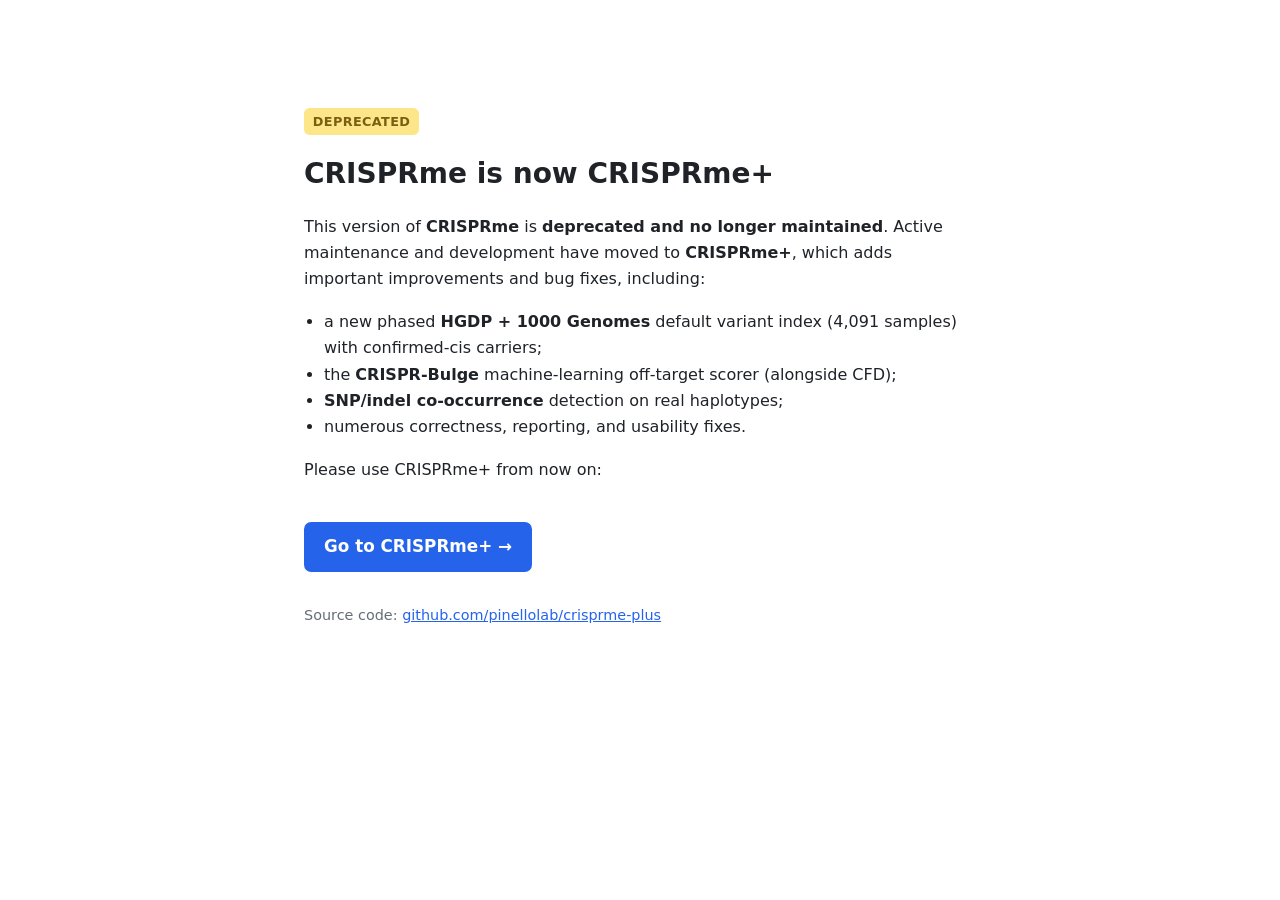
<file: docs/index.html>
<!DOCTYPE html>
<html lang="en">
<head>
  <meta charset="utf-8">
  <meta name="viewport" content="width=device-width, initial-scale=1">
  <title>CRISPRme is deprecated — now CRISPRme+</title>
  <link rel="canonical" href="https://pinellolab.github.io/crisprme-plus/">
  <style>
    body{font-family:system-ui,-apple-system,Segoe UI,Roboto,sans-serif;max-width:42rem;margin:12vh auto;padding:0 1.5rem;line-height:1.65;color:#1f2328}
    h1{font-size:1.75rem;margin:0 0 .5rem}
    .badge{display:inline-block;background:#fde68a;color:#7c5e10;font-size:.8rem;font-weight:700;letter-spacing:.03em;text-transform:uppercase;padding:.2rem .55rem;border-radius:.35rem;margin-bottom:1rem}
    ul{margin:.4rem 0 0;padding-left:1.25rem}
    a.button{display:inline-block;margin:1.4rem 0 .4rem;padding:.7rem 1.25rem;background:#2563eb;color:#fff;border-radius:.45rem;text-decoration:none;font-weight:600;font-size:1.05rem}
    a.button:hover{background:#1d4ed8}
    .muted{color:#656d76;font-size:.9rem;margin-top:1.6rem}
    .muted a{color:#2563eb}
  </style>
</head>
<body>
  <span class="badge">Deprecated</span>
  <h1>CRISPRme is now CRISPRme+</h1>
  <p>This version of <strong>CRISPRme</strong> is <strong>deprecated and no longer
     maintained</strong>. Active maintenance and development have moved to
     <strong>CRISPRme+</strong>, which adds important improvements and bug fixes, including:</p>
  <ul>
    <li>a new phased <strong>HGDP&nbsp;+&nbsp;1000&nbsp;Genomes</strong> default variant index (4,091 samples) with confirmed-cis carriers;</li>
    <li>the <strong>CRISPR-Bulge</strong> machine-learning off-target scorer (alongside CFD);</li>
    <li><strong>SNP/indel co-occurrence</strong> detection on real haplotypes;</li>
    <li>numerous correctness, reporting, and usability fixes.</li>
  </ul>
  <p>Please use CRISPRme+ from now on:</p>
  <a class="button" href="https://pinellolab.github.io/crisprme-plus/">Go to CRISPRme+ &rarr;</a>
  <p class="muted">Source code: <a href="https://github.com/pinellolab/crisprme-plus">github.com/pinellolab/crisprme-plus</a></p>
</body>
</html>
</file>
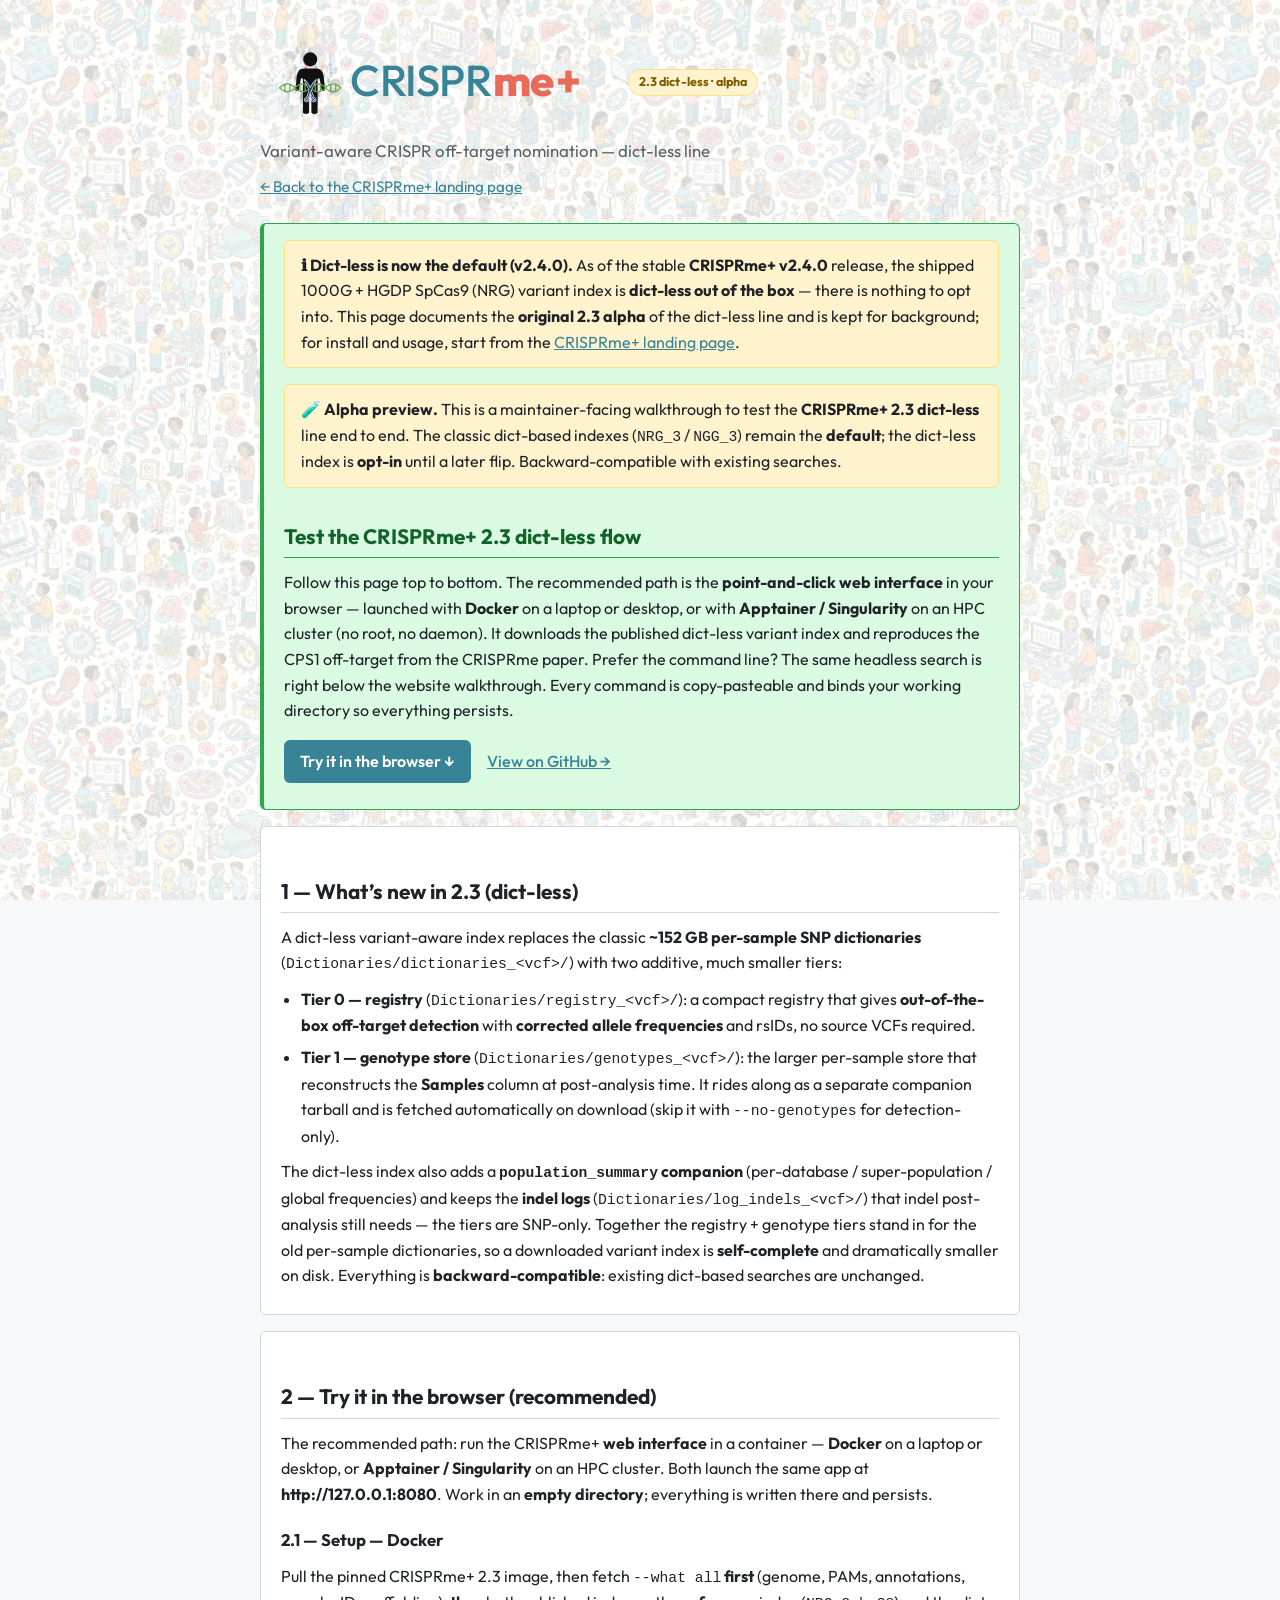
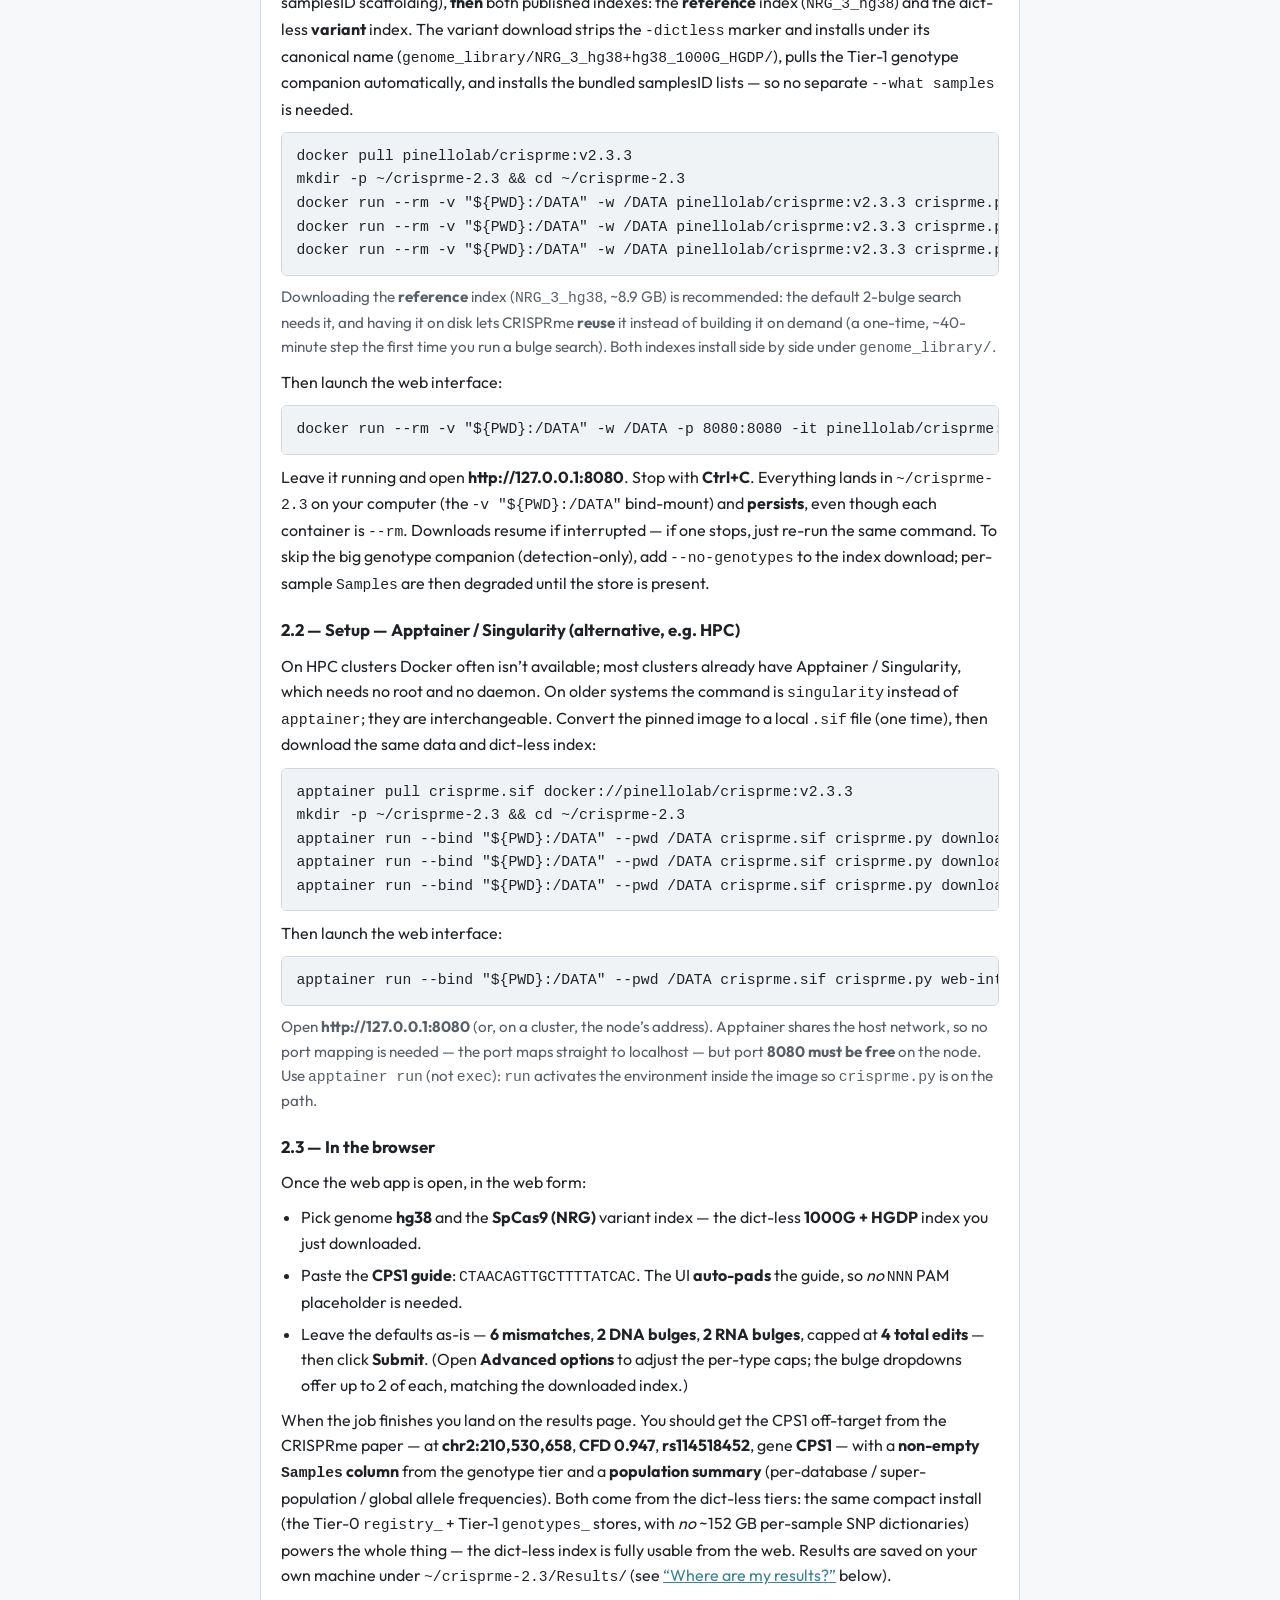
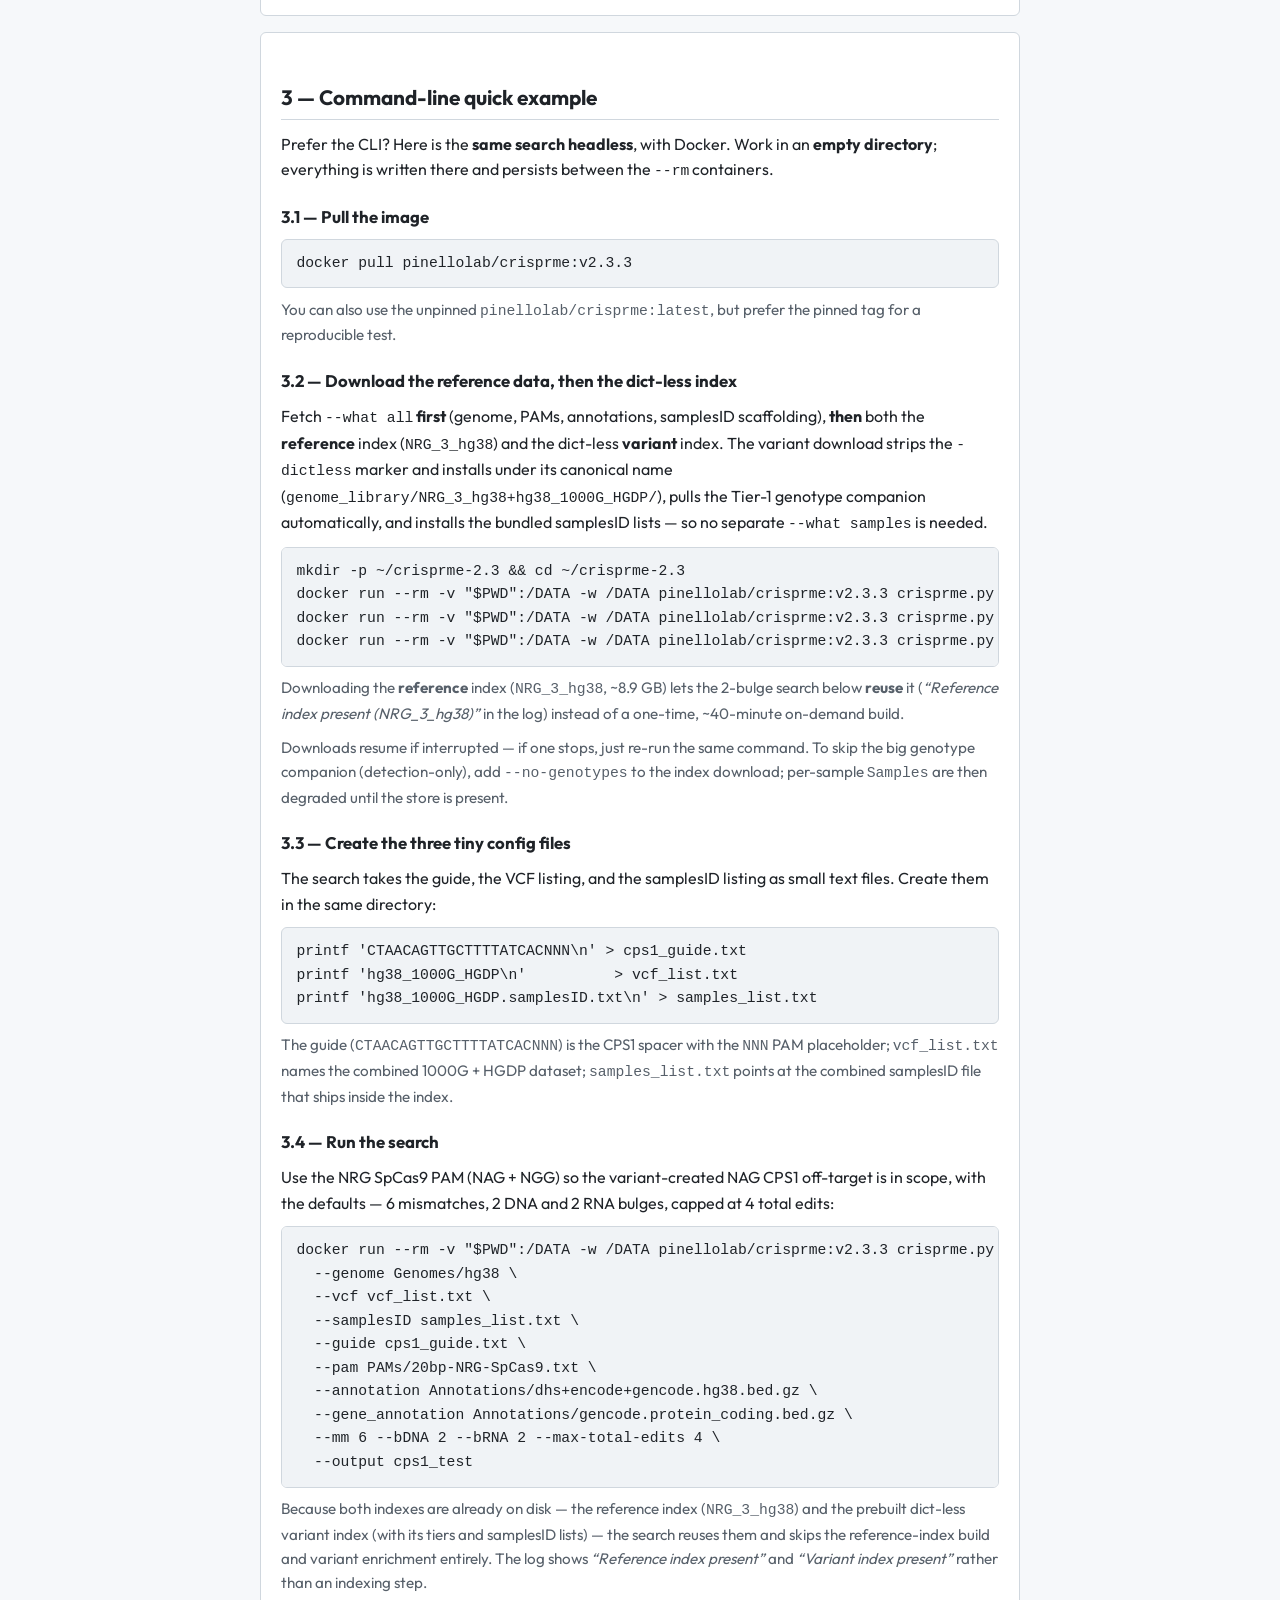
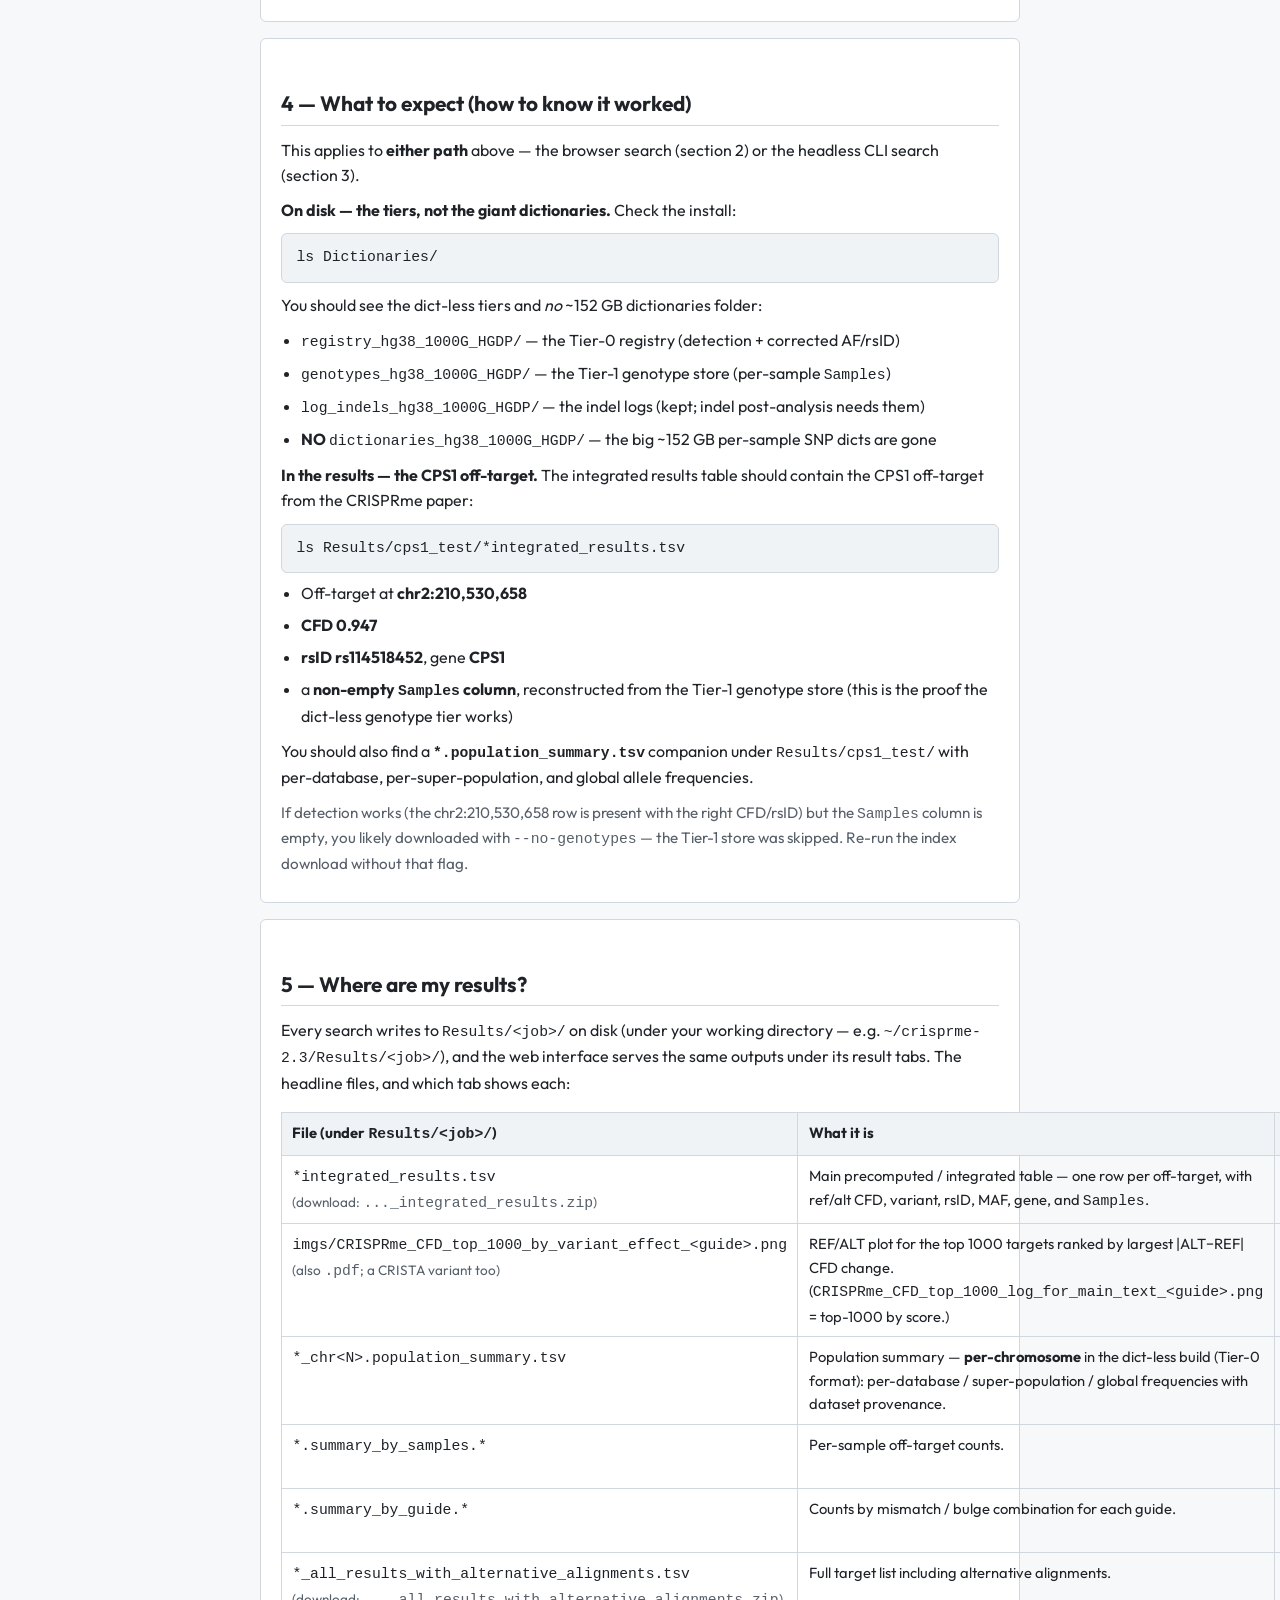
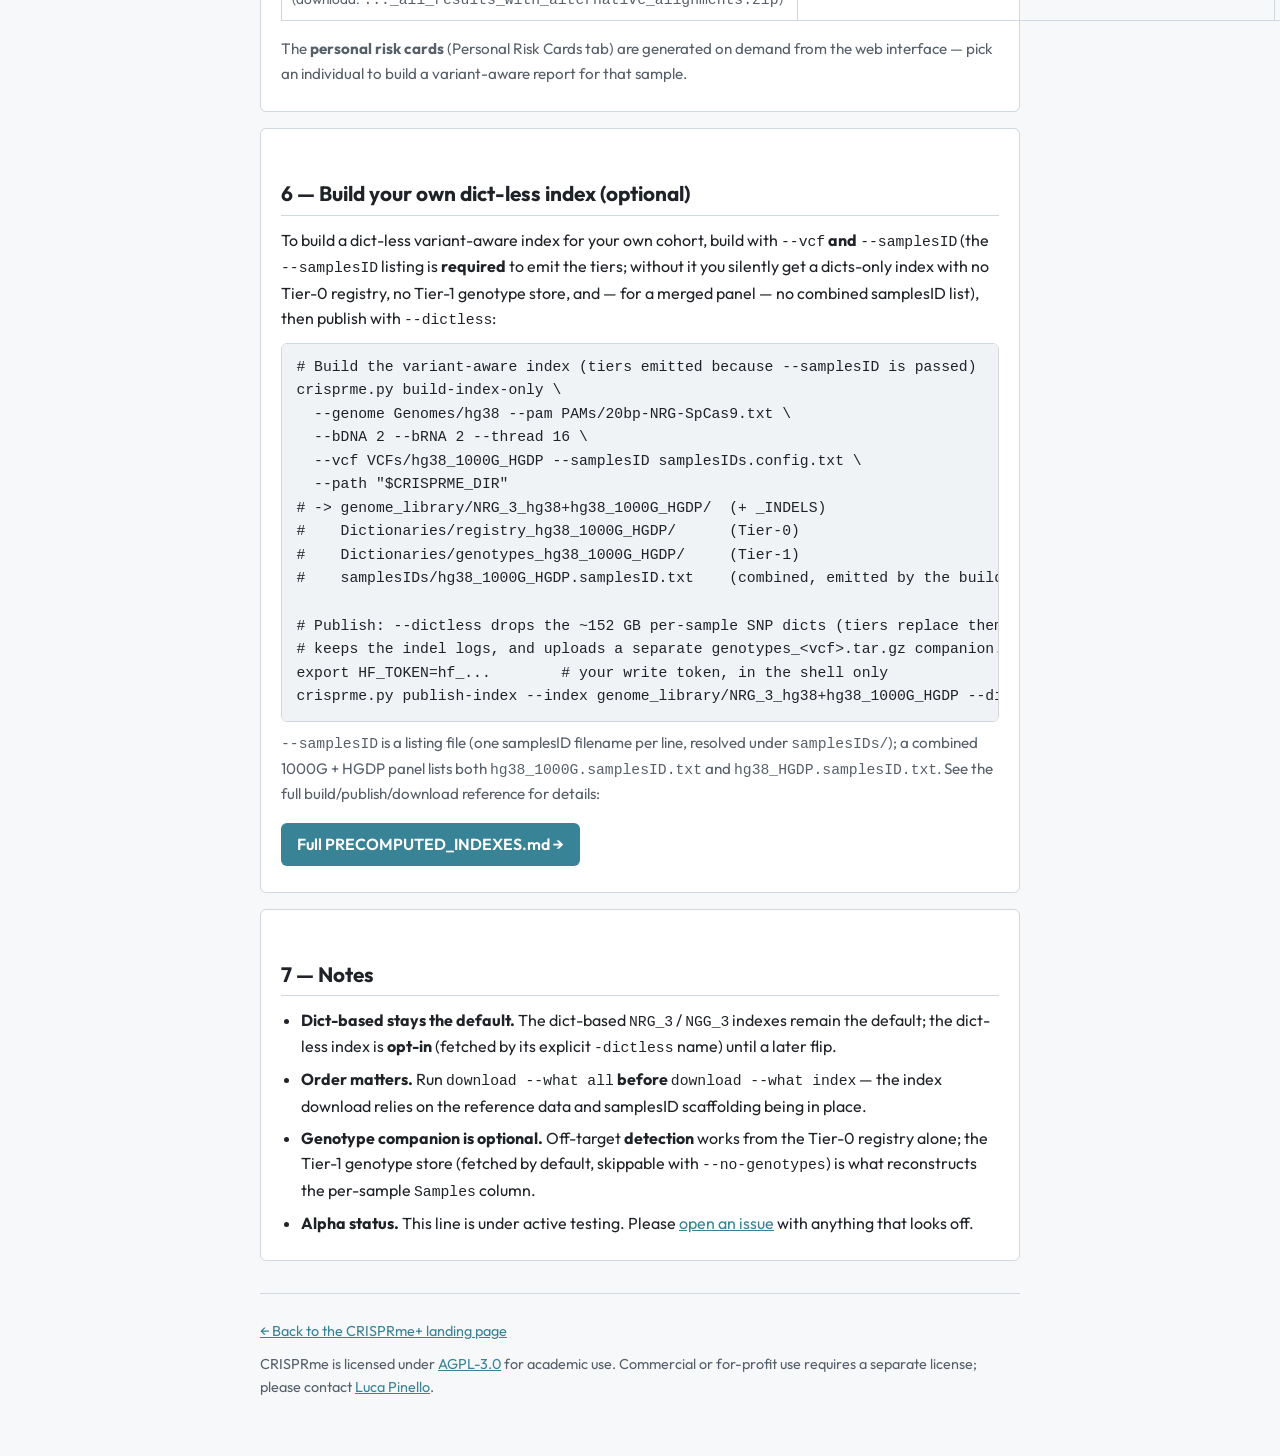
<file: docs/alpha_2.3/index.html>
<!DOCTYPE html>
<html lang="en">
<head>
  <meta charset="utf-8">
  <meta name="viewport" content="width=device-width, initial-scale=1">
  <meta name="description" content="Step-by-step guide to test the CRISPRme+ 2.3 dict-less line: pull the image, download the published dict-less variant index, run the CPS1 walkthrough, and verify the compact Tier-0 registry + Tier-1 genotype store that replace the ~152 GB per-sample SNP dictionaries.">
  <title>CRISPRme+ 2.3 (dict-less) — step-by-step guide</title>
  <link rel="icon" type="image/svg+xml" href="../crisprme-icon.svg">
  <link rel="icon" type="image/png" sizes="32x32" href="../favicon-32x32.png">
  <link rel="icon" type="image/png" sizes="16x16" href="../favicon-16x16.png">
  <link rel="icon" href="../favicon.ico">
  <link rel="apple-touch-icon" href="../apple-touch-icon.png">
  <link rel="stylesheet" href="../style.css">
  <style>
    .results-table {
      width: 100%;
      border-collapse: collapse;
      margin: 1rem 0;
      font-size: 0.92rem;
    }
    .results-table th,
    .results-table td {
      border: 1px solid var(--border);
      padding: 0.5rem 0.65rem;
      text-align: left;
      vertical-align: top;
    }
    .results-table thead th {
      background: var(--code-bg);
      color: var(--fg);
    }
    .results-table .muted { color: var(--muted); font-size: 0.85rem; }
    @media (max-width: 640px) {
      .results-table { font-size: 0.82rem; }
      .results-table th, .results-table td { padding: 0.4rem 0.45rem; }
    }
  </style>
</head>
<body>
  <header>
    <div class="brand">
      <img src="../crisprme-logo.svg" alt="CRISPRme+" class="logo">
      <span class="alpha-pill">2.3 dict-less &middot; alpha</span>
    </div>
    <p class="tagline">Variant-aware CRISPR off-target nomination &mdash; dict-less line</p>
    <p class="note"><a href="../">&larr; Back to the CRISPRme+ landing page</a></p>
  </header>

  <main>
    <section class="notice" aria-labelledby="intro-heading">
      <p class="alpha-banner">
        <strong>&#8505; Dict-less is now the default (v2.4.0).</strong> As of the stable
        <strong>CRISPRme+ v2.4.0</strong> release, the shipped 1000G&nbsp;+&nbsp;HGDP
        SpCas9&nbsp;(NRG) variant index is <strong>dict-less out of the box</strong> &mdash;
        there is nothing to opt into. This page documents the <strong>original 2.3
        alpha</strong> of the dict-less line and is kept for background; for install and
        usage, start from the <a href="../">CRISPRme+ landing page</a>.
      </p>
      <p class="alpha-banner">
        <strong>&#129514; Alpha preview.</strong> This is a maintainer-facing walkthrough
        to test the <strong>CRISPRme+ 2.3 dict-less</strong> line end to end. The
        classic dict-based indexes (<code>NRG_3</code> / <code>NGG_3</code>) remain the
        <strong>default</strong>; the dict-less index is <strong>opt-in</strong> until a
        later flip. Backward-compatible with existing searches.
      </p>
      <h2 id="intro-heading">Test the CRISPRme+ 2.3 dict-less flow</h2>
      <p>
        Follow this page top to bottom. The recommended path is the
        <strong>point-and-click web interface</strong> in your browser &mdash; launched
        with <strong>Docker</strong> on a laptop or desktop, or with
        <strong>Apptainer / Singularity</strong> on an HPC cluster (no root, no daemon).
        It downloads the published dict-less variant index and reproduces the CPS1
        off-target from the CRISPRme paper. Prefer the command line? The same headless
        search is right below the website walkthrough. Every command is copy-pasteable
        and binds your working directory so everything persists.
      </p>
      <p class="cta-row">
        <a class="button" href="#web-heading">Try it in the browser &darr;</a>
        <a class="secondary" href="https://github.com/pinellolab/crisprme-plus">View on GitHub &rarr;</a>
      </p>
    </section>

    <!-- ============ 1. What's new ============ -->
    <section aria-labelledby="whatsnew-heading">
      <h2 id="whatsnew-heading">1 &mdash; What&rsquo;s new in 2.3 (dict-less)</h2>
      <p>
        A dict-less variant-aware index replaces the classic <strong>~152&nbsp;GB
        per-sample SNP dictionaries</strong> (<code>Dictionaries/dictionaries_&lt;vcf&gt;/</code>)
        with two additive, much smaller tiers:
      </p>
      <ul class="reqs">
        <li>
          <strong>Tier&nbsp;0 &mdash; registry</strong>
          (<code>Dictionaries/registry_&lt;vcf&gt;/</code>): a compact registry that gives
          <strong>out-of-the-box off-target detection</strong> with
          <strong>corrected allele frequencies</strong> and rsIDs, no source VCFs
          required.
        </li>
        <li>
          <strong>Tier&nbsp;1 &mdash; genotype store</strong>
          (<code>Dictionaries/genotypes_&lt;vcf&gt;/</code>): the larger per-sample store
          that reconstructs the <strong>Samples</strong> column at post-analysis time. It
          rides along as a separate companion tarball and is fetched automatically on
          download (skip it with <code>--no-genotypes</code> for detection-only).
        </li>
      </ul>
      <p>
        The dict-less index also adds a <strong><code>population_summary</code>
        companion</strong> (per-database / super-population / global frequencies) and
        keeps the <strong>indel logs</strong> (<code>Dictionaries/log_indels_&lt;vcf&gt;/</code>)
        that indel post-analysis still needs &mdash; the tiers are SNP-only. Together the
        registry&nbsp;+&nbsp;genotype tiers stand in for the old per-sample dictionaries,
        so a downloaded variant index is <strong>self-complete</strong> and dramatically
        smaller on disk. Everything is <strong>backward-compatible</strong>: existing
        dict-based searches are unchanged.
      </p>
    </section>

    <!-- ============ 2. Try it in the browser (recommended) ============ -->
    <section aria-labelledby="web-heading">
      <h2 id="web-heading">2 &mdash; Try it in the browser (recommended)</h2>
      <p>
        The recommended path: run the CRISPRme+ <strong>web interface</strong> in a
        container &mdash; <strong>Docker</strong> on a laptop or desktop, or
        <strong>Apptainer / Singularity</strong> on an HPC cluster. Both launch the same
        app at <strong>http://127.0.0.1:8080</strong>. Work in an <strong>empty
        directory</strong>; everything is written there and persists.
      </p>

      <h3>2.1 &mdash; Setup &mdash; Docker</h3>
      <p>
        Pull the pinned CRISPRme+ 2.3 image, then fetch <code>--what all</code>
        <strong>first</strong> (genome, PAMs, annotations, samplesID scaffolding),
        <strong>then</strong> both published indexes: the <strong>reference</strong> index
        (<code>NRG_3_hg38</code>) and the dict-less <strong>variant</strong> index. The
        variant download strips the <code>-dictless</code> marker and installs under its
        canonical name (<code>genome_library/NRG_3_hg38+hg38_1000G_HGDP/</code>), pulls the
        Tier-1 genotype companion automatically, and installs the bundled samplesID lists
        &mdash; so no separate <code>--what samples</code> is needed.
      </p>
      <pre><code>docker pull pinellolab/crisprme:v2.3.3
mkdir -p ~/crisprme-2.3 &amp;&amp; cd ~/crisprme-2.3
docker run --rm -v "${PWD}:/DATA" -w /DATA pinellolab/crisprme:v2.3.3 crisprme.py download --what all --path /DATA
docker run --rm -v "${PWD}:/DATA" -w /DATA pinellolab/crisprme:v2.3.3 crisprme.py download --what index --index-name NRG_3_hg38 --path /DATA
docker run --rm -v "${PWD}:/DATA" -w /DATA pinellolab/crisprme:v2.3.3 crisprme.py download --what index --index-name NRG_3_hg38-dictless+hg38_1000G_HGDP --path /DATA</code></pre>
      <p class="note">
        Downloading the <strong>reference</strong> index (<code>NRG_3_hg38</code>,
        ~8.9&nbsp;GB) is recommended: the default 2-bulge search needs it, and having it
        on disk lets CRISPRme <strong>reuse</strong> it instead of building it on demand
        (a one-time, ~40-minute step the first time you run a bulge search). Both indexes
        install side by side under <code>genome_library/</code>.
      </p>
      <p>Then launch the web interface:</p>
      <pre><code>docker run --rm -v "${PWD}:/DATA" -w /DATA -p 8080:8080 -it pinellolab/crisprme:v2.3.3 crisprme.py web-interface</code></pre>
      <p>
        Leave it running and open <strong>http://127.0.0.1:8080</strong>. Stop with
        <strong>Ctrl+C</strong>. Everything lands in <code>~/crisprme-2.3</code> on your
        computer (the <code>-v "${PWD}:/DATA"</code> bind-mount) and
        <strong>persists</strong>, even though each container is <code>--rm</code>.
        Downloads resume if interrupted &mdash; if one stops, just re-run the same
        command. To skip the big genotype companion (detection-only), add
        <code>--no-genotypes</code> to the index download; per-sample <code>Samples</code>
        are then degraded until the store is present.
      </p>

      <h3>2.2 &mdash; Setup &mdash; Apptainer / Singularity (alternative, e.g. HPC)</h3>
      <p>
        On HPC clusters Docker often isn&rsquo;t available; most clusters already have
        Apptainer / Singularity, which needs no root and no daemon. On older systems the
        command is <code>singularity</code> instead of <code>apptainer</code>; they are
        interchangeable. Convert the pinned image to a local <code>.sif</code> file (one
        time), then download the same data and dict-less index:
      </p>
      <pre><code>apptainer pull crisprme.sif docker://pinellolab/crisprme:v2.3.3
mkdir -p ~/crisprme-2.3 &amp;&amp; cd ~/crisprme-2.3
apptainer run --bind "${PWD}:/DATA" --pwd /DATA crisprme.sif crisprme.py download --what all --path /DATA
apptainer run --bind "${PWD}:/DATA" --pwd /DATA crisprme.sif crisprme.py download --what index --index-name NRG_3_hg38 --path /DATA
apptainer run --bind "${PWD}:/DATA" --pwd /DATA crisprme.sif crisprme.py download --what index --index-name NRG_3_hg38-dictless+hg38_1000G_HGDP --path /DATA</code></pre>
      <p>Then launch the web interface:</p>
      <pre><code>apptainer run --bind "${PWD}:/DATA" --pwd /DATA crisprme.sif crisprme.py web-interface</code></pre>
      <p class="note">
        Open <strong>http://127.0.0.1:8080</strong> (or, on a cluster, the node&rsquo;s
        address). Apptainer shares the host network, so no port mapping is needed &mdash;
        the port maps straight to localhost &mdash; but port <strong>8080 must be
        free</strong> on the node. Use <code>apptainer run</code> (not <code>exec</code>):
        <code>run</code> activates the environment inside the image so
        <code>crisprme.py</code> is on the path.
      </p>

      <h3>2.3 &mdash; In the browser</h3>
      <p>Once the web app is open, in the web form:</p>
      <ul class="reqs">
        <li>Pick genome <strong>hg38</strong> and the <strong>SpCas9 (NRG)</strong>
          variant index &mdash; the dict-less <strong>1000G&nbsp;+&nbsp;HGDP</strong>
          index you just downloaded.</li>
        <li>Paste the <strong>CPS1 guide</strong>: <code>CTAACAGTTGCTTTTATCAC</code>. The
          UI <strong>auto-pads</strong> the guide, so <em>no</em> <code>NNN</code> PAM
          placeholder is needed.</li>
        <li>Leave the defaults as-is &mdash; <strong>6 mismatches</strong>,
          <strong>2 DNA bulges</strong>, <strong>2 RNA bulges</strong>, capped at
          <strong>4 total edits</strong> &mdash; then click <strong>Submit</strong>.
          (Open <strong>Advanced options</strong> to adjust the per-type caps; the bulge
          dropdowns offer up to 2 of each, matching the downloaded index.)</li>
      </ul>
      <p>
        When the job finishes you land on the results page. You should get the CPS1
        off-target from the CRISPRme paper &mdash; at <strong>chr2:210,530,658</strong>,
        <strong>CFD 0.947</strong>, <strong>rs114518452</strong>, gene
        <strong>CPS1</strong> &mdash; with a <strong>non-empty <code>Samples</code>
        column</strong> from the genotype tier and a <strong>population summary</strong>
        (per-database / super-population / global allele frequencies). Both come from the
        dict-less tiers: the same compact install (the Tier-0 <code>registry_</code> +
        Tier-1 <code>genotypes_</code> stores, with <em>no</em> ~152&nbsp;GB per-sample
        SNP dictionaries) powers the whole thing &mdash; the dict-less index is fully
        usable from the web. Results are saved on your own machine under
        <code>~/crisprme-2.3/Results/</code> (see
        <a href="#results-heading">&ldquo;Where are my results?&rdquo;</a> below).
      </p>
    </section>

    <!-- ============ 3. Command-line quick example ============ -->
    <section aria-labelledby="cli-heading">
      <h2 id="cli-heading">3 &mdash; Command-line quick example</h2>
      <p>
        Prefer the CLI? Here is the <strong>same search headless</strong>, with Docker.
        Work in an <strong>empty directory</strong>; everything is written there and
        persists between the <code>--rm</code> containers.
      </p>

      <h3>3.1 &mdash; Pull the image</h3>
      <pre><code>docker pull pinellolab/crisprme:v2.3.3</code></pre>
      <p class="note">
        You can also use the unpinned <code>pinellolab/crisprme:latest</code>, but prefer
        the pinned tag for a reproducible test.
      </p>

      <h3>3.2 &mdash; Download the reference data, then the dict-less index</h3>
      <p>
        Fetch <code>--what all</code> <strong>first</strong> (genome, PAMs, annotations,
        samplesID scaffolding), <strong>then</strong> both the <strong>reference</strong>
        index (<code>NRG_3_hg38</code>) and the dict-less <strong>variant</strong> index.
        The variant download strips the <code>-dictless</code> marker and installs under
        its canonical name (<code>genome_library/NRG_3_hg38+hg38_1000G_HGDP/</code>), pulls
        the Tier-1 genotype companion automatically, and installs the bundled samplesID
        lists &mdash; so no separate <code>--what samples</code> is needed.
      </p>
      <pre><code>mkdir -p ~/crisprme-2.3 &amp;&amp; cd ~/crisprme-2.3
docker run --rm -v "$PWD":/DATA -w /DATA pinellolab/crisprme:v2.3.3 crisprme.py download --what all
docker run --rm -v "$PWD":/DATA -w /DATA pinellolab/crisprme:v2.3.3 crisprme.py download --what index --index-name NRG_3_hg38
docker run --rm -v "$PWD":/DATA -w /DATA pinellolab/crisprme:v2.3.3 crisprme.py download --what index --index-name NRG_3_hg38-dictless+hg38_1000G_HGDP</code></pre>
      <p class="note">
        Downloading the <strong>reference</strong> index (<code>NRG_3_hg38</code>,
        ~8.9&nbsp;GB) lets the 2-bulge search below <strong>reuse</strong> it
        (<em>&ldquo;Reference index present (NRG_3_hg38)&rdquo;</em> in the log) instead of
        a one-time, ~40-minute on-demand build.
      </p>
      <p class="note">
        Downloads resume if interrupted &mdash; if one stops, just re-run the same
        command. To skip the big genotype companion (detection-only), add
        <code>--no-genotypes</code> to the index download; per-sample
        <code>Samples</code> are then degraded until the store is present.
      </p>

      <h3>3.3 &mdash; Create the three tiny config files</h3>
      <p>
        The search takes the guide, the VCF listing, and the samplesID listing as small
        text files. Create them in the same directory:
      </p>
      <pre><code>printf 'CTAACAGTTGCTTTTATCACNNN\n' &gt; cps1_guide.txt
printf 'hg38_1000G_HGDP\n'          &gt; vcf_list.txt
printf 'hg38_1000G_HGDP.samplesID.txt\n' &gt; samples_list.txt</code></pre>
      <p class="note">
        The guide (<code>CTAACAGTTGCTTTTATCACNNN</code>) is the CPS1 spacer with the
        <code>NNN</code> PAM placeholder; <code>vcf_list.txt</code> names the combined
        1000G&nbsp;+&nbsp;HGDP dataset; <code>samples_list.txt</code> points at the
        combined samplesID file that ships inside the index.
      </p>

      <h3>3.4 &mdash; Run the search</h3>
      <p>
        Use the NRG SpCas9 PAM (NAG&nbsp;+&nbsp;NGG) so the variant-created NAG CPS1
        off-target is in scope, with the defaults &mdash; 6 mismatches, 2 DNA and 2 RNA
        bulges, capped at 4 total edits:
      </p>
      <pre><code>docker run --rm -v "$PWD":/DATA -w /DATA pinellolab/crisprme:v2.3.3 crisprme.py complete-search \
  --genome Genomes/hg38 \
  --vcf vcf_list.txt \
  --samplesID samples_list.txt \
  --guide cps1_guide.txt \
  --pam PAMs/20bp-NRG-SpCas9.txt \
  --annotation Annotations/dhs+encode+gencode.hg38.bed.gz \
  --gene_annotation Annotations/gencode.protein_coding.bed.gz \
  --mm 6 --bDNA 2 --bRNA 2 --max-total-edits 4 \
  --output cps1_test</code></pre>
      <p class="note">
        Because both indexes are already on disk &mdash; the reference index
        (<code>NRG_3_hg38</code>) and the prebuilt dict-less variant index (with its tiers
        and samplesID lists) &mdash; the search reuses them and skips the reference-index
        build and variant enrichment entirely. The log shows
        <em>&ldquo;Reference index present&rdquo;</em> and
        <em>&ldquo;Variant index present&rdquo;</em> rather than an indexing step.
      </p>
    </section>

    <!-- ============ 4. What to expect ============ -->
    <section aria-labelledby="expect-heading">
      <h2 id="expect-heading">4 &mdash; What to expect (how to know it worked)</h2>
      <p>
        This applies to <strong>either path</strong> above &mdash; the browser search
        (section&nbsp;2) or the headless CLI search (section&nbsp;3).
      </p>
      <p><strong>On disk &mdash; the tiers, not the giant dictionaries.</strong> Check the install:</p>
      <pre><code>ls Dictionaries/</code></pre>
      <p>You should see the dict-less tiers and <em>no</em> ~152&nbsp;GB dictionaries folder:</p>
      <ul class="reqs">
        <li><code>registry_hg38_1000G_HGDP/</code> &mdash; the Tier-0 registry (detection + corrected AF/rsID)</li>
        <li><code>genotypes_hg38_1000G_HGDP/</code> &mdash; the Tier-1 genotype store (per-sample <code>Samples</code>)</li>
        <li><code>log_indels_hg38_1000G_HGDP/</code> &mdash; the indel logs (kept; indel post-analysis needs them)</li>
        <li><strong>NO</strong> <code>dictionaries_hg38_1000G_HGDP/</code> &mdash; the big ~152&nbsp;GB per-sample SNP dicts are gone</li>
      </ul>

      <p><strong>In the results &mdash; the CPS1 off-target.</strong> The integrated results table should contain the CPS1 off-target from the CRISPRme paper:</p>
      <pre><code>ls Results/cps1_test/*integrated_results.tsv</code></pre>
      <ul class="reqs">
        <li>Off-target at <strong>chr2:210,530,658</strong></li>
        <li><strong>CFD 0.947</strong></li>
        <li><strong>rsID rs114518452</strong>, gene <strong>CPS1</strong></li>
        <li>a <strong>non-empty <code>Samples</code> column</strong>, reconstructed from the Tier-1 genotype store (this is the proof the dict-less genotype tier works)</li>
      </ul>
      <p>
        You should also find a <strong><code>*.population_summary.tsv</code></strong>
        companion under <code>Results/cps1_test/</code> with per-database,
        per-super-population, and global allele frequencies.
      </p>
      <p class="note">
        If detection works (the chr2:210,530,658 row is present with the right CFD/rsID)
        but the <code>Samples</code> column is empty, you likely downloaded with
        <code>--no-genotypes</code> &mdash; the Tier-1 store was skipped. Re-run the index
        download without that flag.
      </p>
    </section>

    <!-- ============ 5. Where are my results? ============ -->
    <section aria-labelledby="results-heading">
      <h2 id="results-heading">5 &mdash; Where are my results?</h2>
      <p>
        Every search writes to <code>Results/&lt;job&gt;/</code> on disk (under your
        working directory &mdash; e.g. <code>~/crisprme-2.3/Results/&lt;job&gt;/</code>),
        and the web interface serves the same outputs under its result tabs. The headline
        files, and which tab shows each:
      </p>
      <table class="results-table">
        <thead>
          <tr><th>File (under <code>Results/&lt;job&gt;/</code>)</th><th>What it is</th><th>Web result tab</th></tr>
        </thead>
        <tbody>
          <tr>
            <td><code>*integrated_results.tsv</code><br><span class="muted">(download: <code>..._integrated_results.zip</code>)</span></td>
            <td>Main precomputed / integrated table &mdash; one row per off-target, with ref/alt CFD, variant, rsID, MAF, gene, and <code>Samples</code>.</td>
            <td><strong>Custom Ranking</strong></td>
          </tr>
          <tr>
            <td><code>imgs/CRISPRme_CFD_top_1000_by_variant_effect_&lt;guide&gt;.png</code><br><span class="muted">(also <code>.pdf</code>; a CRISTA variant too)</span></td>
            <td>REF/ALT plot for the top 1000 targets ranked by largest |ALT&minus;REF| CFD change. (<code>CRISPRme_CFD_top_1000_log_for_main_text_&lt;guide&gt;.png</code> = top-1000 by score.)</td>
            <td><strong>Graphical Reports</strong> (&ldquo;Top 1000 by variant effect&rdquo;)</td>
          </tr>
          <tr>
            <td><code>*_chr&lt;N&gt;.population_summary.tsv</code></td>
            <td>Population summary &mdash; <strong>per-chromosome</strong> in the dict-less build (Tier-0 format): per-database / super-population / global frequencies with dataset provenance.</td>
            <td>backs <strong>Summary by Sample</strong> aggregation</td>
          </tr>
          <tr>
            <td><code>*.summary_by_samples.*</code></td>
            <td>Per-sample off-target counts.</td>
            <td><strong>Summary by Sample</strong></td>
          </tr>
          <tr>
            <td><code>*.summary_by_guide.*</code></td>
            <td>Counts by mismatch / bulge combination for each guide.</td>
            <td><strong>Summary by Mismatches/Bulges</strong></td>
          </tr>
          <tr>
            <td><code>*_all_results_with_alternative_alignments.tsv</code><br><span class="muted">(download: <code>..._all_results_with_alternative_alignments.zip</code>)</span></td>
            <td>Full target list including alternative alignments.</td>
            <td>download</td>
          </tr>
        </tbody>
      </table>
      <p class="note">
        The <strong>personal risk cards</strong> (Personal Risk Cards tab) are generated
        on demand from the web interface &mdash; pick an individual to build a
        variant-aware report for that sample.
      </p>
    </section>

    <!-- ============ 6. Build your own ============ -->
    <section aria-labelledby="build-heading">
      <h2 id="build-heading">6 &mdash; Build your own dict-less index (optional)</h2>
      <p>
        To build a dict-less variant-aware index for your own cohort, build with
        <code>--vcf</code> <strong>and</strong> <code>--samplesID</code> (the
        <code>--samplesID</code> listing is <strong>required</strong> to emit the tiers;
        without it you silently get a dicts-only index with no Tier-0 registry, no Tier-1
        genotype store, and &mdash; for a merged panel &mdash; no combined samplesID
        list), then publish with <code>--dictless</code>:
      </p>
      <pre><code># Build the variant-aware index (tiers emitted because --samplesID is passed)
crisprme.py build-index-only \
  --genome Genomes/hg38 --pam PAMs/20bp-NRG-SpCas9.txt \
  --bDNA 2 --bRNA 2 --thread 16 \
  --vcf VCFs/hg38_1000G_HGDP --samplesID samplesIDs.config.txt \
  --path "$CRISPRME_DIR"
# -> genome_library/NRG_3_hg38+hg38_1000G_HGDP/  (+ _INDELS)
#    Dictionaries/registry_hg38_1000G_HGDP/      (Tier-0)
#    Dictionaries/genotypes_hg38_1000G_HGDP/     (Tier-1)
#    samplesIDs/hg38_1000G_HGDP.samplesID.txt    (combined, emitted by the build)

# Publish: --dictless drops the ~152 GB per-sample SNP dicts (tiers replace them),
# keeps the indel logs, and uploads a separate genotypes_&lt;vcf&gt;.tar.gz companion.
export HF_TOKEN=hf_...        # your write token, in the shell only
crisprme.py publish-index --index genome_library/NRG_3_hg38+hg38_1000G_HGDP --dictless</code></pre>
      <p class="note">
        <code>--samplesID</code> is a listing file (one samplesID filename per line,
        resolved under <code>samplesIDs/</code>); a combined 1000G&nbsp;+&nbsp;HGDP panel
        lists both <code>hg38_1000G.samplesID.txt</code> and
        <code>hg38_HGDP.samplesID.txt</code>. See the full build/publish/download
        reference for details:
      </p>
      <p class="cta-row">
        <a class="button" href="https://github.com/pinellolab/crisprme-plus/blob/main/docs/PRECOMPUTED_INDEXES.md">Full PRECOMPUTED_INDEXES.md &rarr;</a>
      </p>
    </section>

    <!-- ============ 7. Notes ============ -->
    <section aria-labelledby="notes-heading">
      <h2 id="notes-heading">7 &mdash; Notes</h2>
      <ul class="reqs">
        <li>
          <strong>Dict-based stays the default.</strong> The dict-based
          <code>NRG_3</code> / <code>NGG_3</code> indexes remain the default; the
          dict-less index is <strong>opt-in</strong> (fetched by its explicit
          <code>-dictless</code> name) until a later flip.
        </li>
        <li>
          <strong>Order matters.</strong> Run <code>download --what all</code>
          <strong>before</strong> <code>download --what index</code> &mdash; the index
          download relies on the reference data and samplesID scaffolding being in place.
        </li>
        <li>
          <strong>Genotype companion is optional.</strong> Off-target
          <strong>detection</strong> works from the Tier-0 registry alone; the Tier-1
          genotype store (fetched by default, skippable with <code>--no-genotypes</code>)
          is what reconstructs the per-sample <code>Samples</code> column.
        </li>
        <li>
          <strong>Alpha status.</strong> This line is under active testing. Please
          <a href="https://github.com/pinellolab/crisprme-plus/issues/new/choose">open an issue</a>
          with anything that looks off.
        </li>
      </ul>
    </section>
  </main>

  <footer>
    <p>
      <a href="../">&larr; Back to the CRISPRme+ landing page</a>
    </p>
    <p>
      CRISPRme is licensed under
      <a href="https://github.com/pinellolab/crisprme-plus/blob/main/LICENSE">AGPL-3.0</a>
      for academic use. Commercial or for-profit use requires a separate
      license; please contact
      <a href="mailto:lpinello@mgh.harvard.edu">Luca Pinello</a>.
    </p>
  </footer>
</body>
</html>
</file>
<file: docs/style.css>
@font-face {
  font-family: 'Outfit';
  src: url('fonts/Outfit-variable.woff2') format('woff2');
  font-weight: 300 800;
  font-display: swap;
}

:root {
  --fg: #1f2328;
  --muted: #57606a;
  --bg: #f6f8fa;
  --card: #ffffff;
  --border: #d0d7de;
  --accent: #388396;
  --accent-dark: #2c6a78;
  --accent-fg: #ffffff;
  --notice-bg: #dafbe1;
  --notice-border: #2da44e;
  --notice-heading: #116329;
  --code-bg: #f0f3f6;
  --alpha-bg: #fff3cd;
  --alpha-border: #ffe08a;
  --alpha-fg: #7a5b00;
}

* { box-sizing: border-box; }

html { -webkit-text-size-adjust: 100%; }

body {
  margin: 0;
  padding: 2rem 1rem 3rem;
  font-family: 'Outfit', -apple-system, BlinkMacSystemFont, "Segoe UI", Roboto,
               Oxygen, Ubuntu, Cantarell, "Helvetica Neue", Arial, sans-serif;
  font-size: 16px;
  line-height: 1.6;
  color: var(--fg);
  /* Same tiled background as the CRISPRme+ web app (assets/crisprme_bg_tile.png):
     a translucent white veil over a fixed, repeating 600px tile, so content stays
     readable while the page shares the app's look. */
  background-color: var(--bg);
  background-image:
    linear-gradient(rgba(255, 255, 255, 0.78), rgba(255, 255, 255, 0.78)),
    url("crisprme_bg_tile.png");
  background-size: auto, 600px;
  background-repeat: repeat, repeat;
  background-position: center, center;
  background-attachment: fixed, fixed;
}

header, main, footer {
  max-width: 760px;
  margin: 0 auto;
}

header {
  margin-bottom: 1.5rem;
  text-align: left;
}

.brand {
  display: flex;
  align-items: center;
  flex-wrap: wrap;
  gap: 0.1rem 0.5rem;
}

.logo {
  display: block;
  max-width: 360px;
  width: 100%;
  height: auto;
}

.plus {
  font-size: 2.8rem;
  font-weight: 700;
  line-height: 1;
  color: var(--accent);
  margin-left: -0.35rem;
}

.alpha-pill {
  align-self: center;
  background: var(--alpha-bg);
  border: 1px solid var(--alpha-border);
  color: var(--alpha-fg);
  font-size: 0.78rem;
  font-weight: 700;
  letter-spacing: 0.01em;
  padding: 0.15rem 0.6rem;
  border-radius: 999px;
  white-space: nowrap;
}

.tagline {
  margin: 0.35rem 0 0;
  color: var(--muted);
  font-size: 1.05rem;
}

h2 {
  margin-top: 2rem;
  margin-bottom: 0.75rem;
  font-size: 1.3rem;
  border-bottom: 1px solid var(--border);
  padding-bottom: 0.25rem;
}

h3 {
  margin: 1.25rem 0 0.5rem;
  font-size: 1.05rem;
}

p { margin: 0.6rem 0; }

a {
  color: var(--accent);
  text-decoration: underline;
}

a:hover { text-decoration: none; }

a:focus-visible,
.button:focus-visible {
  outline: 2px solid var(--accent);
  outline-offset: 2px;
  border-radius: 3px;
}

section {
  background: var(--card);
  border: 1px solid var(--border);
  border-radius: 6px;
  padding: 1rem 1.25rem;
  margin: 1rem 0;
}

.notice {
  background: var(--notice-bg);
  border-color: var(--notice-border);
  border-left-width: 4px;
}

.notice h2 {
  color: var(--notice-heading);
  border-bottom-color: var(--notice-border);
}

.alpha-banner {
  background: var(--alpha-bg);
  border: 1px solid var(--alpha-border);
  border-radius: 6px;
  padding: 0.75rem 1rem;
  margin: 0 0 1rem;
}

.reqs {
  margin: 0.5rem 0;
  padding-left: 1.25rem;
}

.reqs li { margin: 0.4rem 0; }

.cta-row {
  margin-top: 1rem;
  display: flex;
  flex-wrap: wrap;
  align-items: center;
  gap: 0.75rem 1rem;
}

.button {
  display: inline-block;
  background: var(--accent);
  color: var(--accent-fg);
  padding: 0.55rem 1rem;
  border-radius: 6px;
  text-decoration: none;
  font-weight: 600;
}

.button:hover { background: var(--accent-dark); }

.secondary { font-weight: 500; }

pre {
  background: var(--code-bg);
  border: 1px solid var(--border);
  border-radius: 6px;
  padding: 0.75rem 0.9rem;
  overflow-x: auto;
  margin: 0.5rem 0;
}

code {
  font-family: ui-monospace, SFMono-Regular, "SF Mono", Menlo,
               Consolas, "Liberation Mono", monospace;
  font-size: 0.92rem;
}

pre code { display: block; white-space: pre; }

.note {
  color: var(--muted);
  font-size: 0.95rem;
}

.warn { color: #b00; }

.tabs {
  display: flex;
  gap: 0.25rem;
  margin: 1.25rem 0 0;
  border-bottom: 1px solid var(--border);
}

.tab {
  appearance: none;
  background: transparent;
  border: 1px solid transparent;
  border-bottom: none;
  border-radius: 6px 6px 0 0;
  padding: 0.5rem 1rem;
  margin-bottom: -1px;
  font: inherit;
  font-weight: 600;
  color: var(--muted);
  cursor: pointer;
}

.tab:hover { color: var(--fg); }

.tab .rec { font-weight: 500; font-size: 0.82rem; opacity: 0.85; }

.tab[aria-selected="true"] {
  color: var(--accent);
  background: var(--card);
  border-color: var(--border);
  border-bottom-color: var(--card);
}

.tab:focus-visible {
  outline: 2px solid var(--accent);
  outline-offset: 2px;
  border-radius: 6px;
}

.tab-panel { padding-top: 0.25rem; }

.tab-panel[hidden] { display: none; }

.advanced {
  margin-top: 1.25rem;
  border-top: 1px solid var(--border);
  padding-top: 0.75rem;
}

.advanced summary {
  cursor: pointer;
  font-weight: 600;
  color: var(--accent);
}

.advanced[open] summary { margin-bottom: 0.5rem; }

.resource-grid {
  display: grid;
  grid-template-columns: 1fr 1fr;
  gap: 0.9rem;
  margin-top: 0.75rem;
}

.resource-card {
  border: 1px solid var(--border);
  border-radius: 6px;
  padding: 0.75rem 0.9rem;
  background: var(--bg);
}

.resource-card h3 { margin-top: 0; }

ul.links {
  margin: 0.5rem 0;
  padding-left: 1.25rem;
}

ul.links li { margin: 0.15rem 0; }

.citation { font-size: 0.95rem; }

footer {
  margin-top: 2rem;
  padding-top: 1rem;
  border-top: 1px solid var(--border);
  color: var(--muted);
  font-size: 0.9rem;
}

@media (max-width: 480px) {
  body { padding: 1.25rem 0.75rem 2rem; }
  .logo { max-width: 260px; }
  .plus { font-size: 2.2rem; }
  section { padding: 0.85rem 0.9rem; }
  .resource-grid { grid-template-columns: 1fr; }
  .cta-row { flex-direction: column; align-items: flex-start; }
  .button { width: 100%; text-align: center; }
}
</file>
